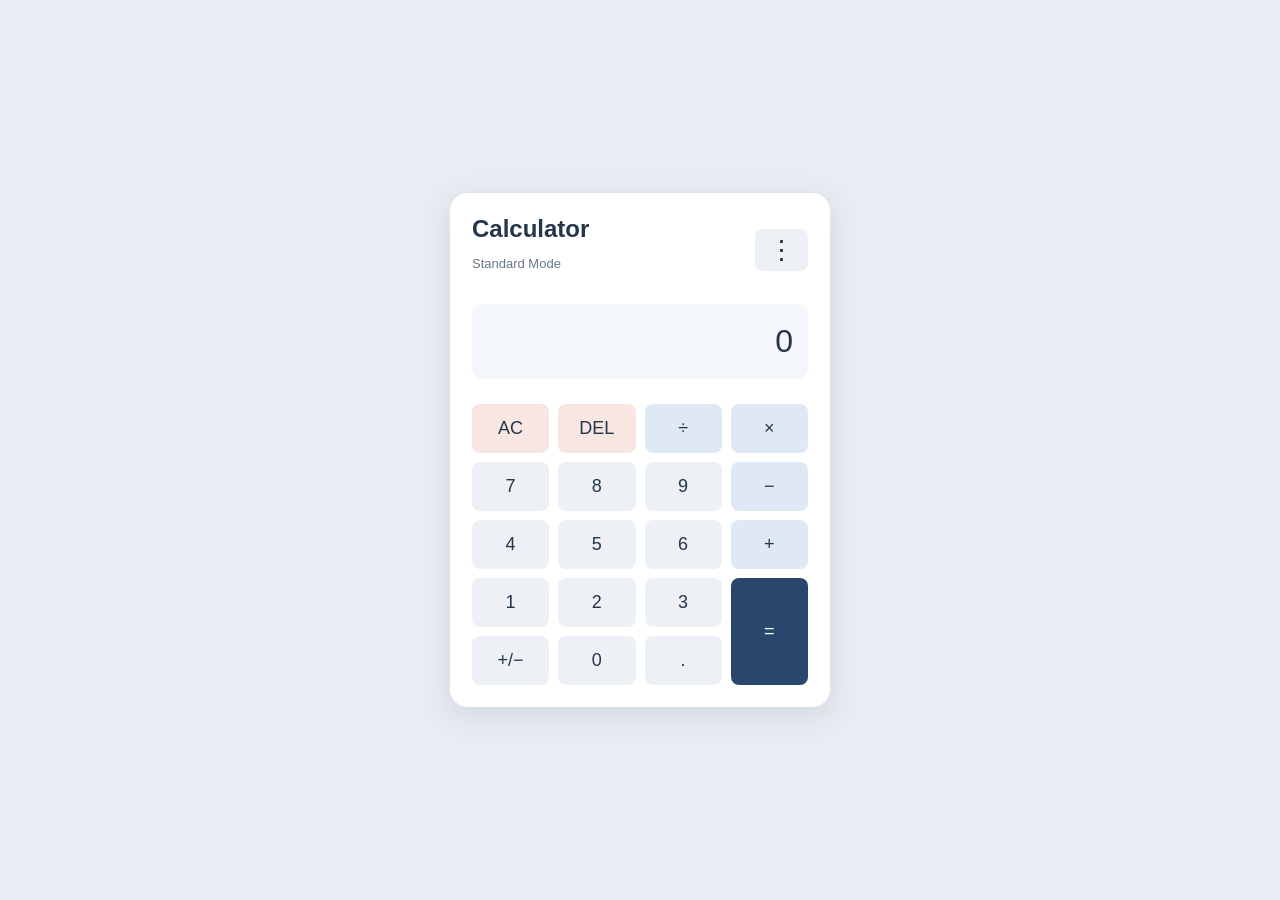
<file: lab7.html>
<!DOCTYPE html>
<html lang="en">
<head>
    <meta charset="UTF-8">
    <meta name="viewport" content="width=device-width, initial-scale=1.0">
    <title>Smart Web Calculator</title>
    <link rel="stylesheet" href="lab7.css">
</head>
<body>
    <main class="calculator">
        <header class="top-bar">
            <div>
                <h1>Calculator</h1>
                <p id="mode-label">Standard Mode</p>
            </div>

            <div class="menu-container">
                <button id="menu-button" aria-label="Open menu"
                        aria-expanded="false">⋮</button>

                <nav id="submenu" class="submenu" hidden>
                    <button data-mode="standard">Standard Mode</button>
                    <button data-mode="scientific">Scientific Mode</button>
                    <button data-mode="unit">Unit Conversion</button>
                    <button data-mode="currency">Currency Conversion</button>
                </nav>
            </div>
        </header>

        <!-- Calculator display -->
        <section id="calculator-panel">
            <input id="display" type="text" value="0"
                   aria-label="Calculator display" readonly>

            <div id="scientific-keys" class="scientific-keys" hidden>
                <button data-function="sqrt">√x</button>
                <button data-function="square">x²</button>
                <button data-function="sin">sin</button>
                <button data-function="cos">cos</button>
                <button data-function="tan">tan</button>
                <button data-operator="^">xʸ</button>
            </div>

            <div class="keypad">
                <button data-action="clear" class="special">AC</button>
                <button data-action="delete" class="special">DEL</button>
                <button data-operator="/">÷</button>
                <button data-operator="*">×</button>

                <button data-number="7">7</button>
                <button data-number="8">8</button>
                <button data-number="9">9</button>
                <button data-operator="-">−</button>

                <button data-number="4">4</button>
                <button data-number="5">5</button>
                <button data-number="6">6</button>
                <button data-operator="+">+</button>

                <button data-number="1">1</button>
                <button data-number="2">2</button>
                <button data-number="3">3</button>
                <button data-action="equals" class="equals">=</button>

                <button data-action="sign">+/−</button>
                <button data-number="0">0</button>
                <button data-action="decimal">.</button>
            </div>
        </section>

        <!-- Unit conversion -->
        <section id="unit-panel" hidden>
            <h2>Unit Conversion</h2>

            <label for="unit-category">Category</label>
            <select id="unit-category">
                <option value="length">Length</option>
                <option value="weight">Weight</option>
                <option value="temperature">Temperature</option>
            </select>

            <label for="unit-value">Value</label>
            <input id="unit-value" type="number" value="1">

            <label for="unit-from">From</label>
            <select id="unit-from"></select>

            <label for="unit-to">To</label>
            <select id="unit-to"></select>

            <button id="unit-convert" class="wide-button">Convert</button>
            <p id="unit-result" class="result">Result will appear here.</p>
        </section>

        <!-- Currency conversion -->
        <section id="currency-panel" hidden>
            <h2>Currency Conversion</h2>

            <label for="currency-amount">Amount</label>
            <input id="currency-amount" type="number" value="1" min="0">

            <label for="currency-from">From</label>
            <select id="currency-from">
                <option value="USD">USD — US Dollar</option>
                <option value="PKR">PKR — Pakistani Rupee</option>
                <option value="EUR">EUR — Euro</option>
                <option value="GBP">GBP — British Pound</option>
            </select>

            <label for="currency-to">To</label>
            <select id="currency-to">
                <option value="PKR">PKR — Pakistani Rupee</option>
                <option value="USD">USD — US Dollar</option>
                <option value="EUR">EUR — Euro</option>
                <option value="GBP">GBP — British Pound</option>
            </select>

            <label for="exchange-rate">Exchange rate</label>
            <input id="exchange-rate" type="number"
                   min="0.000001" step="any" placeholder="Enter rate">

            <p class="hint">
                Enter how many units of the target currency equal
                one unit of the source currency.
            </p>

            <button id="currency-convert" class="wide-button">
                Convert Currency
            </button>

            <p id="currency-result" class="result">
                Result will appear here.
            </p>
        </section>
    </main>

    <script src="lab7.js"></script>
</body>
</html>
</file>
<file: lab7.css>
* {
    box-sizing: border-box;
}

body {
    margin: 0;
    min-height: 100vh;
    display: flex;
    justify-content: center;
    align-items: center;
    padding: 20px;
    background: #e8edf3;
    font-family: Arial, sans-serif;
    color: #25354a;
}

.calculator {
    width: 100%;
    max-width: 380px;
    background: white;
    padding: 22px;
    border-radius: 18px;
    box-shadow: 0 8px 30px #26374a20;
}

.top-bar {
    display: flex;
    justify-content: space-between;
    align-items: center;
    margin-bottom: 20px;
}

h1 {
    font-size: 24px;
    margin: 0 0 5px;
}

h2 {
    font-size: 21px;
}

#mode-label,
.hint {
    color: #697789;
    font-size: 13px;
}

.menu-container {
    position: relative;
}

button,
input,
select {
    font: inherit;
}

button {
    border: none;
    border-radius: 8px;
    padding: 12px;
    background: #edf1f6;
    color: #25354a;
    cursor: pointer;
}

button:hover {
    filter: brightness(0.94);
}

#menu-button {
    font-size: 27px;
    padding: 5px 13px;
    background: #edf1f6;
}

.submenu {
    position: absolute;
    top: 45px;
    right: 0;
    z-index: 5;
    width: 205px;
    padding: 8px;
    background: white;
    border: 1px solid #dce2e9;
    border-radius: 10px;
    box-shadow: 0 5px 18px #0002;
}

.submenu button {
    display: block;
    width: 100%;
    text-align: left;
    background: white;
    font-size: 14px;
}

#display {
    width: 100%;
    height: 75px;
    margin-bottom: 15px;
    padding: 15px;
    text-align: right;
    font-size: 32px;
    border: none;
    border-radius: 10px;
    background: #f3f6fa;
    color: #25354a;
}

.keypad,
.scientific-keys {
    display: grid;
    grid-template-columns: repeat(4, 1fr);
    gap: 9px;
    margin-top: 10px;
}

.keypad button {
    min-height: 49px;
    font-size: 18px;
}

.scientific-keys {
    grid-template-columns: repeat(3, 1fr);
    margin-bottom: 12px;
}

.scientific-keys button {
    background: #dfe9f5;
}

.keypad button[data-operator] {
    background: #dfe9f5;
}

.keypad .special {
    background: #f8e6e2;
}

.keypad .equals {
    grid-row: span 2;
    background: #29476a;
    color: white;
}

.wide-button {
    width: 100%;
    margin-top: 15px;
    background: #29476a;
    color: white;
}

label {
    display: block;
    margin: 13px 0 6px;
    font-size: 14px;
    font-weight: bold;
}

#unit-panel input,
#unit-panel select,
#currency-panel input,
#currency-panel select {
    width: 100%;
    min-height: 42px;
    padding: 9px;
    border: 1px solid #d1d9e2;
    border-radius: 7px;
    background: white;
}

.result {
    padding: 12px;
    border-radius: 8px;
    background: #f1f5f9;
    overflow-wrap: anywhere;
}

[hidden] {
    display: none !important;
}

@media (max-width: 420px) {
    .calculator {
        padding: 16px;
    }

    .keypad {
        gap: 7px;
    }
}
</file>
